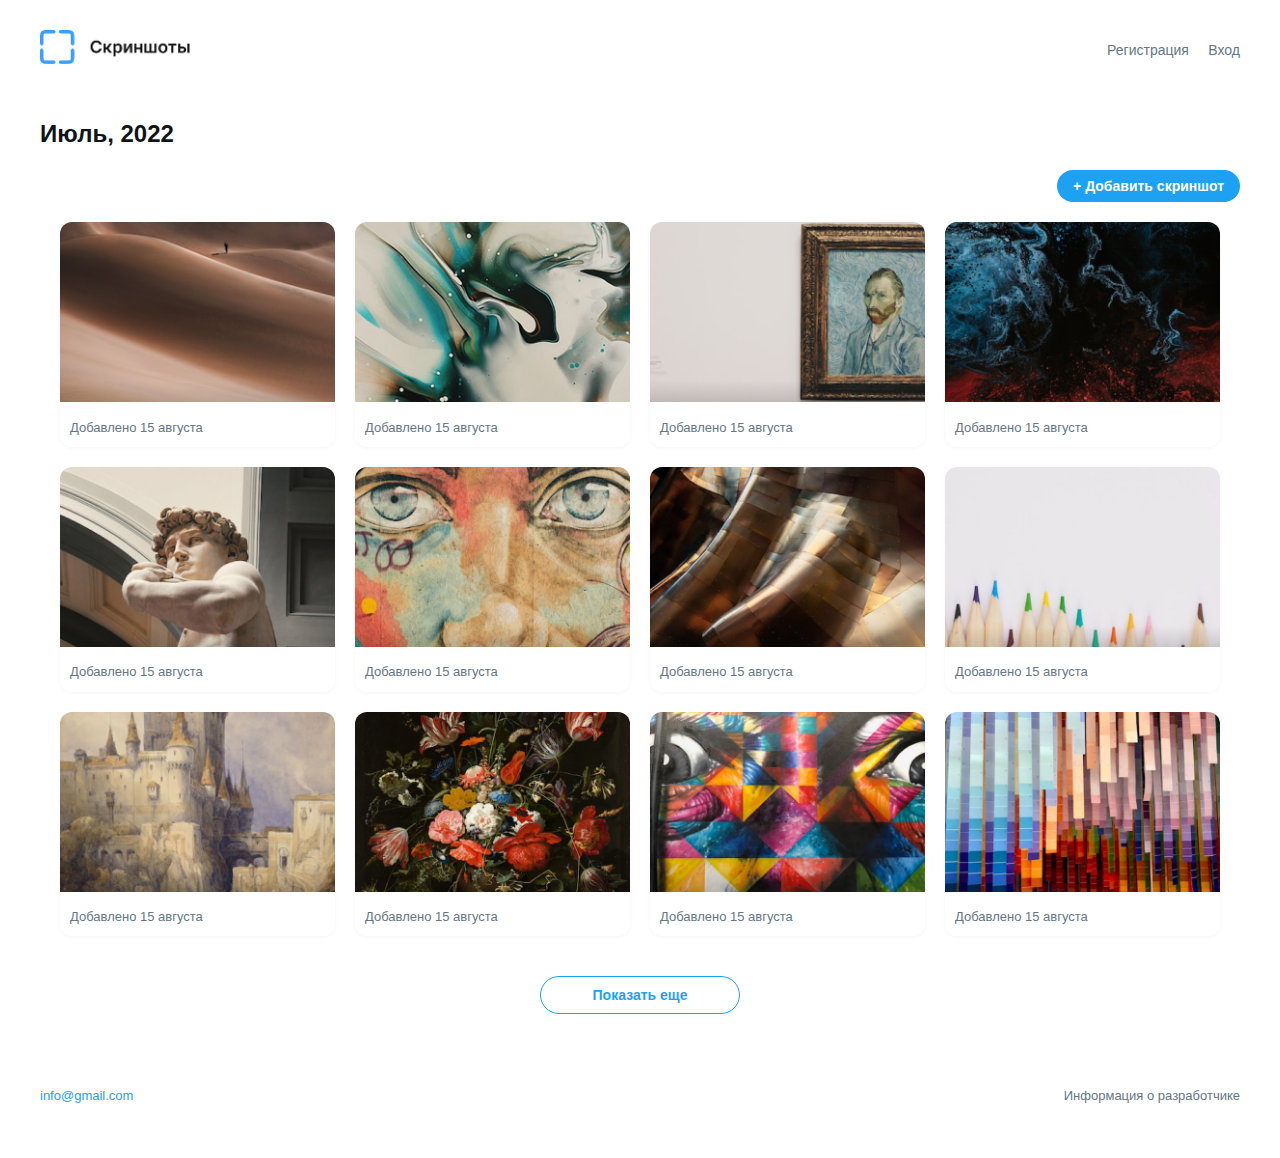
<file: index.html>
<!DOCTYPE html>
<html lang="ru">
<head>
    <meta charset="UTF-8">
    <meta name="viewport" content="width=device-width, initial-scale=1.0">
    <title>Скриншоты</title>
    <style>
        body {
            font-family: -apple-system, BlinkMacSystemFont, "Segoe UI", Roboto, Helvetica, Arial, sans-serif;
            background-color: #FFFFFF;
            color: #0F1419;
            margin: 0;
            padding: 0;
            line-height: 1.4;
        }

        .container {
            max-width: 1200px;
            margin: 0 auto;
            padding: 20px;
        }

        header {
            display: flex;
            justify-content: space-between;
            align-items: center;
            padding: 10px 0;
        }

        .logo img{
            width: 150px;
        }

        nav a {
            color: #657786;
            text-decoration: none;
            margin-left: 15px;
            font-size: 14px;
            cursor: pointer;
        }

        main {
            padding: 20px 0;
        }

        h1 {
            font-size: 24px;
            font-weight: bold;
            margin-bottom: 20px;
        }

        .add-button {
            background-color: #1DA1F2;
            color: #FFFFFF;
            border: none;
            border-radius: 9999px;
            padding: 8px 16px;
            font-size: 14px;
            font-weight: bold;
            cursor: pointer;
            float: right;
        }

        .grid {
            display: flex;
            flex-wrap: wrap;
            justify-content: center;
            gap: 20px;
            clear: both;
            padding-top: 20px;
        }

        .card {
            background-color: #FFFFFF;
            border-radius: 12px;
            overflow: hidden;
            box-shadow: 0 1px 4px rgba(0, 0, 0, 0.04);
            width: 275px;
            flex: 0 0 275px;
        }

        .card img {
            width: 100%;
            height: 180px;
            object-fit: cover;
        }

        .card p {
            padding: 10px;
            font-size: 13px;
            color: #657786;
            margin: 0;
            text-align: left;
        }

        .show-more {
            display: block;
            margin: 40px auto 0;
            background-color: #FFFFFF;
            color: #1DA1F2;
            border: 1px solid #1DA1F2;
            border-radius: 9999px;
            padding: 10px 20px;
            font-size: 14px;
            font-weight: bold;
            cursor: pointer;
            width: 200px;
            text-align: center;
        }

        footer {
            display: flex;
            justify-content: space-between;
            padding: 40px 0 20px;
            font-size: 13px;
        }

        footer .email {
            color: #1DA1F2;
        }

        footer .info {
            color: #657786;
        }

        /* Modal styles */
        .modal {
            display: none;
            position: fixed;
            z-index: 1;
            left: 0;
            top: 0;
            width: 100%;
            height: 100%;
            overflow: auto;
            background-color: rgba(0,0,0,0.4);
        }

        .modal-content {
            background-color: #fefefe;
            margin: 10% auto;
            padding: 20px;
            border-radius: 12px;
            width: 400px;
            box-shadow: 0 4px 8px rgba(0,0,0,0.2);
        }

        .close {
            color: #aaa;
            float: right;
            font-size: 28px;
            font-weight: bold;
        }

        .close:hover,
        .close:focus {
            color: black;
            text-decoration: none;
            cursor: pointer;
        }

        .tabs {
            display: flex;
            justify-content: center;
            margin-bottom: 20px;
        }

        .tabs button {
            background: none;
            border: none;
            font-size: 24px;
            font-weight: bold;
            color: #0F1419;
            cursor: pointer;
            padding: 0 10px;
        }

        .tabs button.active {
            color: #1DA1F2;
        }

        .tab-content {
            display: none;
        }

        .tab-content.active {
            display: block;
        }

        form label {
            display: block;
            font-size: 14px;
            color: #657786;
            margin-bottom: 5px;
        }

        form input {
            width: 100%;
            padding: 10px;
            margin-bottom: 15px;
            border: 1px solid #CCD6DD;
            border-radius: 4px;
            box-sizing: border-box;
        }

        .form-row {
            display: flex;
            gap: 10px;
        }

        .form-row .form-group {
            flex: 1;
        }

        .checkbox {
            display: flex;
            align-items: center;
            margin-bottom: 15px;
        }

        .checkbox input {
            width: auto;
            margin-right: 10px;
        }

        .submit-button {
            width: 100%;
            background-color: #1DA1F2;
            color: #FFFFFF;
            border: none;
            border-radius: 9999px;
            padding: 12px;
            font-size: 14px;
            font-weight: bold;
            cursor: pointer;
        }

        .required-note {
            font-size: 12px;
            color: #657786;
            text-align: center;
            margin-top: 10px;
        }

        /* 📗 Планшеты (3 колонки) */
        @media (max-width: 900px) and (min-width: 500px) {
            .modal-content {
                width: 60%;
                
            }
            
        }

        /* 📱 Телефоны (2 колонки, форма в одну колонну) */
        @media (max-width: 500px) {
            header {
                flex-direction: column;
                align-items: flex-start;
            }

            .add-button {
                float: none;
                width: 100%;
                margin-top: 10px;
            }

            footer {
                flex-direction: column;
                text-align: center;
                gap: 10px;
            }

            .modal-content {
                width: 85%;
                margin-left: 10px auto;
                margin-right: 10px auto;
            }

            .form-row {
                flex-direction: column;
            }

            nav {
                width: 100%;
                display: flex;
                justify-content: space-around;
                margin-top: 10px;
            }

            .tabs button {
                font-size: 1rem;
            }

            .logo img{
                width: 100px;
                
            }
        }
    </style>
</head>
<body>
    <div class="container">
        <header>
            <div class="logo">
                <img src="Image/logo.png">
            </div>
            <nav>
                <a onclick="openModal('register')">Регистрация</a>
                <a onclick="openModal('login')">Вход</a>
            </nav>
        </header>
        <main>
            <h1>Июль, 2022</h1>
            <a href="now.html"><button class="add-button" >+ Добавить скриншот</button></a>
            <div class="grid">
                <div class="card">
                    <a href="Dop.html"><img src="Image/Card.png" alt="Desert"></a>
                    <p>Добавлено 15 августа</p>
                </div>
                <div class="card">
                    <a href="Dop.html"><img src="Image/img copy.png" alt="Fluid Art"></a>
                    <p>Добавлено 15 августа</p>
                </div>
                <div class="card">
                    <a href="Dop.html"><img src="Image/Card (1).png" alt="Van Gogh"></a>
                    <p>Добавлено 15 августа</p>
                </div>
                <div class="card">
                    <a href="Dop.html"><img src="Image/Card (2).png" alt="Marble"></a>
                    <p>Добавлено 15 августа</p>
                </div>
                <div class="card">
                    <a href="Dop.html"><img src="Image/Card (3).png" alt="Statue"></a>
                    <p>Добавлено 15 августа</p>
                </div>
                <div class="card">
                    <a href="Dop.html"><img src="Image/Card (4).png" alt="Face Painting"></a>
                    <p>Добавлено 15 августа</p>
                </div>
                <div class="card">
                    <a href="Dop.html"><img src="Image/Card (5).png" alt="Color Swatches"></a>
                    <p>Добавлено 15 августа</p>
                </div>
                <div class="card">
                    <a href="Dop.html"><img src="Image/Card (6).png" alt="Pencils"></a>
                    <p>Добавлено 15 августа</p>
                </div>
                <div class="card">
                    <a href="Dop.html"><img src="Image/Card (7).png" alt="Castle"></a>
                    <p>Добавлено 15 августа</p>
                </div>
                <div class="card">
                    <a href="Dop.html"><img src="Image/Card (8).png" alt="Flowers"></a>
                    <p>Добавлено 15 августа</p>
                </div>
                <div class="card">
                    <a href="Dop.html"><img src="Image/Card (9).png" alt="Geometric Face"></a>
                    <p>Добавлено 15 августа</p>
                </div>
                <div class="card">
                    <a href="Dop.html"><img src="Image/Card (10).png" alt="Color Bars"></a>
                    <p>Добавлено 15 августа</p>
                </div>
            </div>
            <button class="show-more">Показать еще</button>
        </main>
        <footer>
            <p class="email">info@gmail.com</p>
            <p class="info">Информация о разработчике</p>
        </footer>
    </div>

    <!-- Modal -->
    <div id="authModal" class="modal">
        <div class="modal-content">
            <span class="close" onclick="closeModal()">&times;</span>
            <div class="tabs">
                <button id="regTab" onclick="switchTab('register')">Регистрация</button>
                <button id="logTab" onclick="switchTab('login')">Авторизация</button>
            </div>
            <div id="register" class="tab-content">
                <form>
                    <div class="form-group">
                        <label>Ваше имя</label>
                        <input type="text" placeholder="Константин">
                    </div>
                    <div class="form-row">
                        <div class="form-group">
                            <label>Email</label>
                            <input type="email" placeholder="info@gmail.com">
                        </div>
                        <div class="form-group">
                            <label>Мобильный телефон</label>
                            <input type="tel" placeholder="8 910 123 34 45">
                        </div>
                    </div>
                    <div class="form-row">
                        <div class="form-group">
                            <label>Пароль</label>
                            <input type="password">
                        </div>
                        <div class="form-group">
                            <label>Повторите пароль</label>
                            <input type="password">
                        </div>
                    </div>
                    <div class="checkbox">
                        <input type="checkbox" id="agree">
                        <label for="agree">Согласен на обработку персональных данных</label>
                    </div>
                    <button type="submit" class="submit-button">Зарегистрироваться</button>
                    <p class="required-note">○ Все поля обязательны для заполнения</p>
                </form>
            </div>
            <div id="login" class="tab-content">
                <form>
                    <div class="form-row">
                        <div class="form-group">
                            <label>Email</label>
                            <input type="email" placeholder="info@gmail.com">
                        </div>
                        <div class="form-group">
                            <label>Пароль</label>
                            <input type="password">
                        </div>
                    </div>
                    <button type="submit" class="submit-button">Войти</button>
                    <p class="required-note">○ Все поля обязательны для заполнения</p>
                </form>
            </div>
        </div>
    </div>

    <script>
        function openModal(tab) {
            document.getElementById('authModal').style.display = 'block';
            switchTab(tab);
        }

        function closeModal() {
            document.getElementById('authModal').style.display = 'none';
        }

        function switchTab(tab) {
            var register = document.getElementById('register');
            var login = document.getElementById('login');
            var regTab = document.getElementById('regTab');
            var logTab = document.getElementById('logTab');

            if (tab === 'register') {
                register.classList.add('active');
                login.classList.remove('active');
                regTab.classList.add('active');
                logTab.classList.remove('active');
            } else {
                register.classList.remove('active');
                login.classList.add('active');
                regTab.classList.remove('active');
                logTab.classList.add('active');
            }
        }

        window.onclick = function(event) {
            var modal = document.getElementById('authModal');
            if (event.target == modal) {
                closeModal();
            }
        }
    </script>
</body>
</html>
</file>
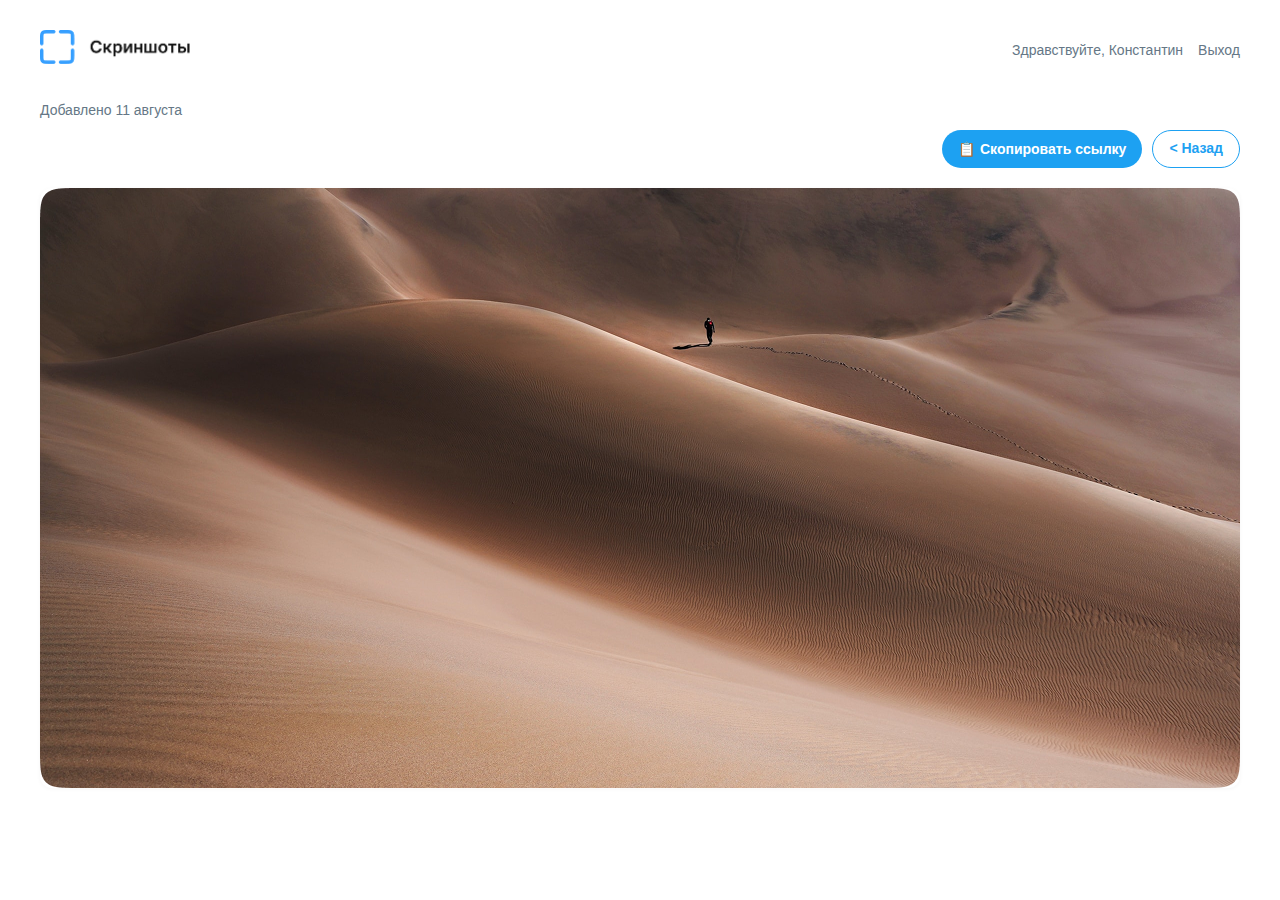
<file: Dop.html>
<!DOCTYPE html>
<html lang="ru">
<head>
    <meta charset="UTF-8">
    <meta name="viewport" content="width=device-width, initial-scale=1.0">
    <title>Скриншот</title>
    <style>
        body {
            font-family: -apple-system, BlinkMacSystemFont, "Segoe UI", Roboto, Helvetica, Arial, sans-serif;
            background-color: #FFFFFF;
            color: #0F1419;
            margin: 0;
            padding: 0;
            line-height: 1.4;
        }

        .container {
            max-width: 1200px;
            margin: 0 auto;
            padding: 20px;
        }

        header {
            display: flex;
            justify-content: space-between;
            align-items: center;
            padding: 10px 0;
        }

        

        .logo img{
            width: 150px;
        }

        nav {
            display: flex;
            align-items: center;
        }

        nav span {
            color: #657786;
            font-size: 14px;
            margin-right: 15px;
        }

        nav a {
            color: #657786;
            text-decoration: none;
            font-size: 14px;
        }

        main {
            padding: 20px 0;
        }

        .date-added {
            font-size: 14px;
            color: #657786;
            margin-bottom: 10px;
        }

        .actions {
            display: flex;
            justify-content: flex-end;
            gap: 10px;
            margin-bottom: 20px;
        }

        .copy-button {
            background-color: #1DA1F2;
            color: #FFFFFF;
            border: none;
            border-radius: 9999px;
            padding: 8px 16px;
            font-size: 14px;
            font-weight: bold;
            cursor: pointer;
            display: flex;
            align-items: center;
        }

        .copy-button::before {
            content: '📋';
            margin-right: 5px;
        }

        .back-button {
            background-color: #FFFFFF;
            color: #1DA1F2;
            border: 1px solid #1DA1F2;
            border-radius: 9999px;
            padding: 8px 16px;
            font-size: 14px;
            font-weight: bold;
            cursor: pointer;
            text-decoration: none;
        }

        .large-image {
            width: 100%;
            border-radius: 12px;
            overflow: hidden;
            box-shadow: 0 1px 4px rgba(0, 0, 0, 0.04);
        }

        .large-image img {
            width: 100%;
            height: auto;
            display: block;
        }

        .toast {
        position: fixed;
        top: 50%;
        left: 50%;
        transform: translate(-50%, -50%) scale(0.9);
        background: #fff;
        color: #0F1419;
        border-radius: 16px;
        box-shadow: 0 4px 16px rgba(0,0,0,0.15);
        padding: 30px 40px;
        text-align: center;
        opacity: 0;
        transition: all 0.3s ease;
        z-index: 1000;
    }

    .toast.show {
        opacity: 1;
        transform: translate(-50%, -50%) scale(1);
    }

    .toast .checkmark {
        font-size: 32px;
        color: #1DA1F2;
        display: block;
        margin-bottom: 10px;
    }

    .toast p {
        margin: 0;
        font-size: 16px;
    }

    /* 📗 Планшеты */
    @media (max-width: 900px) and (min-width: 500px) {
        
    }

    /* 📱 Телефоны */
    @media (max-width: 500px) {
        header {
            flex-direction: column;
            align-items: flex-start;
        }

        nav {
            width: 100%;
            display: flex;
            justify-content: space-around;
            margin-top: 10px;
        }

        .actions {
            flex-direction: column-reverse;
            align-items: stretch;
            gap: 10px;
        }

        .copy-button, .back-button {
            width: 100%;
            justify-content: center;
        }

        .copy-button::before {
            margin-right: 5px;
        }

        .logo img {
            width: 100px;
        }
    }
    </style>
</head>
<body>
    <div class="container">
        <header>
            <div class="logo">
                <img src="Image/logo.png">
            </div>
            <nav>
                <span>Здравствуйте, Константин</span>
                <a href="index.html">Выход</a>
            </nav>
        </header>
        <main>
            <div class="date-added">Добавлено 11 августа</div>
            <div class="actions">
                <button onclick="showToast()" class="copy-button">Скопировать ссылку</button>
                <a href="index.html" class="back-button">&lt; Назад</a>
            </div>
            <div class="large-image">
                <img src="Image/img.png" alt="Desert">
            </div>
        </main>
    </div>

    <div id="toast" class="toast">
        <div class="checkmark">✔</div>
        <p>Ссылка скопирована</p>
    </div>

    <script>
    function showToast() {
        const toast = document.getElementById("toast");
        toast.classList.add("show");
        setTimeout(() => toast.classList.remove("show"), 2000); // скрыть через 2 сек
    }
    </script>
</body>
</html>
</file>
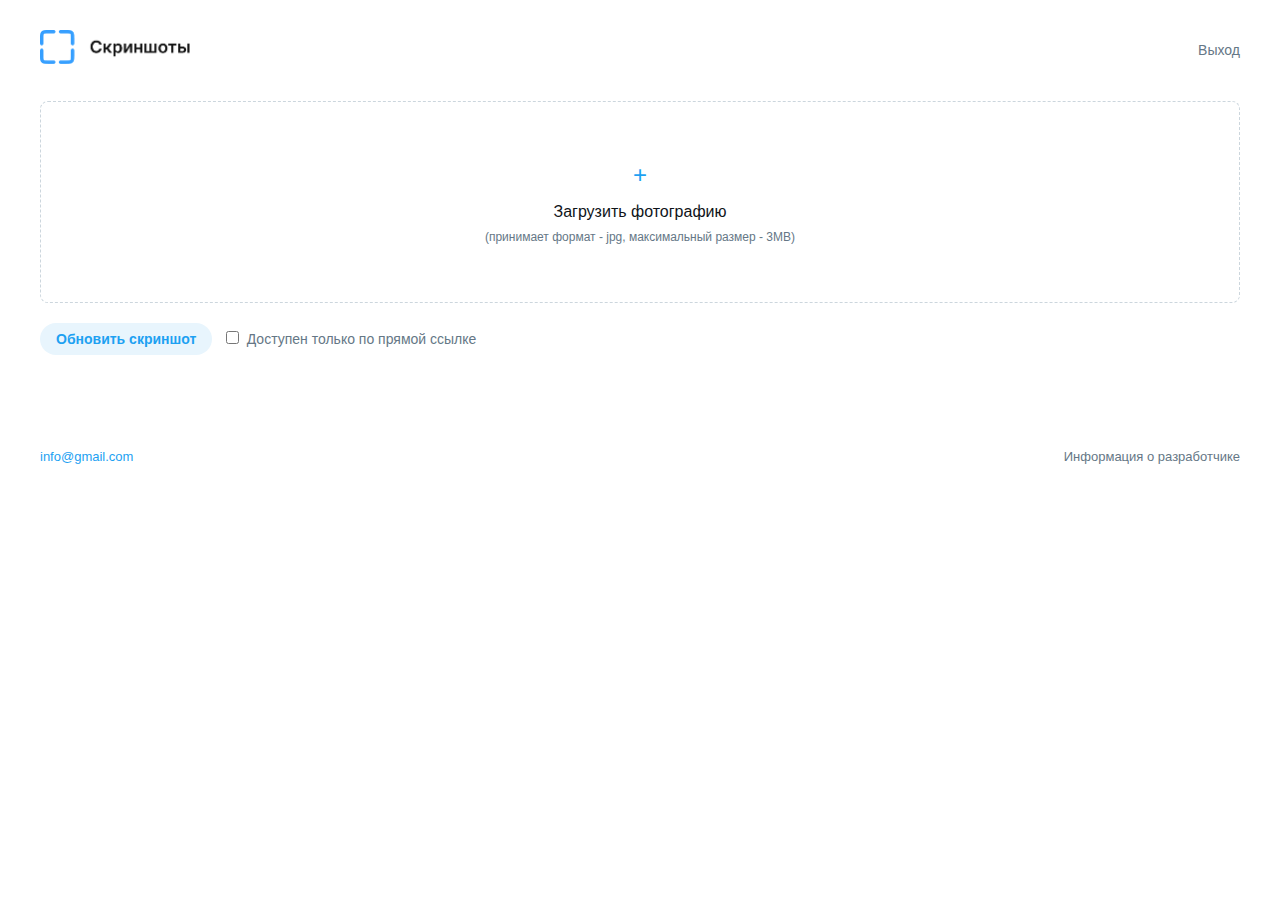
<file: now.html>
<!DOCTYPE html>
<html lang="ru">
<head>
    <meta charset="UTF-8">
    <meta name="viewport" content="width=device-width, initial-scale=1.0">
    <title>Добавить скриншот</title>
    <style>
        body {
            font-family: -apple-system, BlinkMacSystemFont, "Segoe UI", Roboto, Helvetica, Arial, sans-serif;
            background-color: #FFFFFF;
            color: #0F1419;
            margin: 0;
            padding: 0;
            line-height: 1.4;
        }

        .container {
            max-width: 1200px;
            margin: 0 auto;
            padding: 20px;
        }

        header {
            display: flex;
            justify-content: space-between;
            align-items: center;
            padding: 10px 0;
        }

        .logo img{
            width: 150px;
        }

        nav {
            display: flex;
            align-items: center;
        }

        nav span {
            color: #657786;
            font-size: 14px;
            margin-right: 15px;
        }

        nav a {
            color: #657786;
            text-decoration: none;
            font-size: 14px;
        }

        main {
            padding: 20px 0;
        }

        .upload-area {
            border: 1px dashed #CCD6DD;
            border-radius: 8px;
            height: 200px;
            display: flex;
            flex-direction: column;
            justify-content: center;
            align-items: center;
            margin-bottom: 20px;
            cursor: pointer;
        }

        .upload-area .plus {
            font-size: 24px;
            color: #1DA1F2;
            margin-bottom: 10px;
        }

        .upload-area .title {
            font-size: 16px;
            color: #0F1419;
            margin-bottom: 5px;
        }

        .upload-area .info {
            font-size: 12px;
            color: #657786;
        }

        .actions {
            display: flex;
            align-items: center;
            margin-bottom: 20px;
        }

        .update-button {
            background-color: #E8F5FD;
            color: #1DA1F2;
            border: none;
            border-radius: 9999px;
            padding: 8px 16px;
            font-size: 14px;
            font-weight: bold;
            cursor: pointer;
            margin-right: 10px;
        }

        .direct-link {
            font-size: 14px;
            color: #657786;
        }

        footer {
            display: flex;
            justify-content: space-between;
            padding: 40px 0 20px;
            font-size: 13px;
        }

        footer .email {
            color: #1DA1F2;
        }

        footer .info {
            color: #657786;
        }

        input[type="file"] {
            display: none;
        }

        /* 📗 Планшеты */
        @media (max-width: 900px) and (min-width: 500px) {
            
        }

        /* 📱 Телефоны */
        @media (max-width: 500px) {
            header {
                flex-direction: column;
                align-items: flex-start;
            }

            nav {
                width: 100%;
                display: flex;
                justify-content: space-around;
                margin-top: 10px;
            }

            .actions {
                flex-direction: column;
                align-items: flex-start;
                gap: 10px;
            }

            .update-button {
                width: 100%;
            }

            footer {
                flex-direction: column;
                text-align: center;
                gap: 10px;
            }

            .logo img{
                width: 100px;
                
            }
        }
    </style>
</head>
<body>
    <div class="container">
        <header>
            <div class="logo">
                <img src="Image/logo.png">
            </div>
            <nav>
            
                <a href="index.html">Выход</a>
            </nav>
        </header>
        <main>
            <div class="upload-area" onclick="document.getElementById('fileInput').click();">
                <div class="plus">+</div>
                <div class="title">Загрузить фотографию</div>
                <div class="info">(принимает формат - jpg, максимальный размер - 3MB)</div>
            </div>
            <input type="file" id="fileInput" accept=".jpg" onchange="checkFileSize(this)">
            <div class="actions">
                <button class="update-button">Обновить скриншот</button>
                <form>
                    <input id="soglasie" type="checkbox">
                    <label for="soglasie"><span class="direct-link">Доступен только по прямой ссылке</span></label>
                </form>
            </div>
        </main>
        <footer>
            <p class="email">info@gmail.com</p>
            <p class="info">Информация о разработчике</p>
        </footer>
    </div>
    <script>
       function previewImage(input) {
            if (input.files && input.files[0]) {
                const file = input.files[0];
                if (file.size > 3 * 1024 * 1024) {
                    alert('Файл слишком большой. Максимальный размер — 3MB.');
                    input.value = '';
                    return;
                }

                const reader = new FileReader();
                reader.onload = function(e) {
                    const img = document.getElementById('preview');
                    img.src = e.target.result;
                    img.style.display = 'block';

                    // Скрываем текст и плюс
                    document.querySelector('.plus').style.display = 'none';
                    document.querySelector('.title').style.display = 'none';
                    document.querySelector('.info').style.display = 'none';
                };
                reader.readAsDataURL(file);
            }
        }
    </script>
</body>
</html>
</file>
